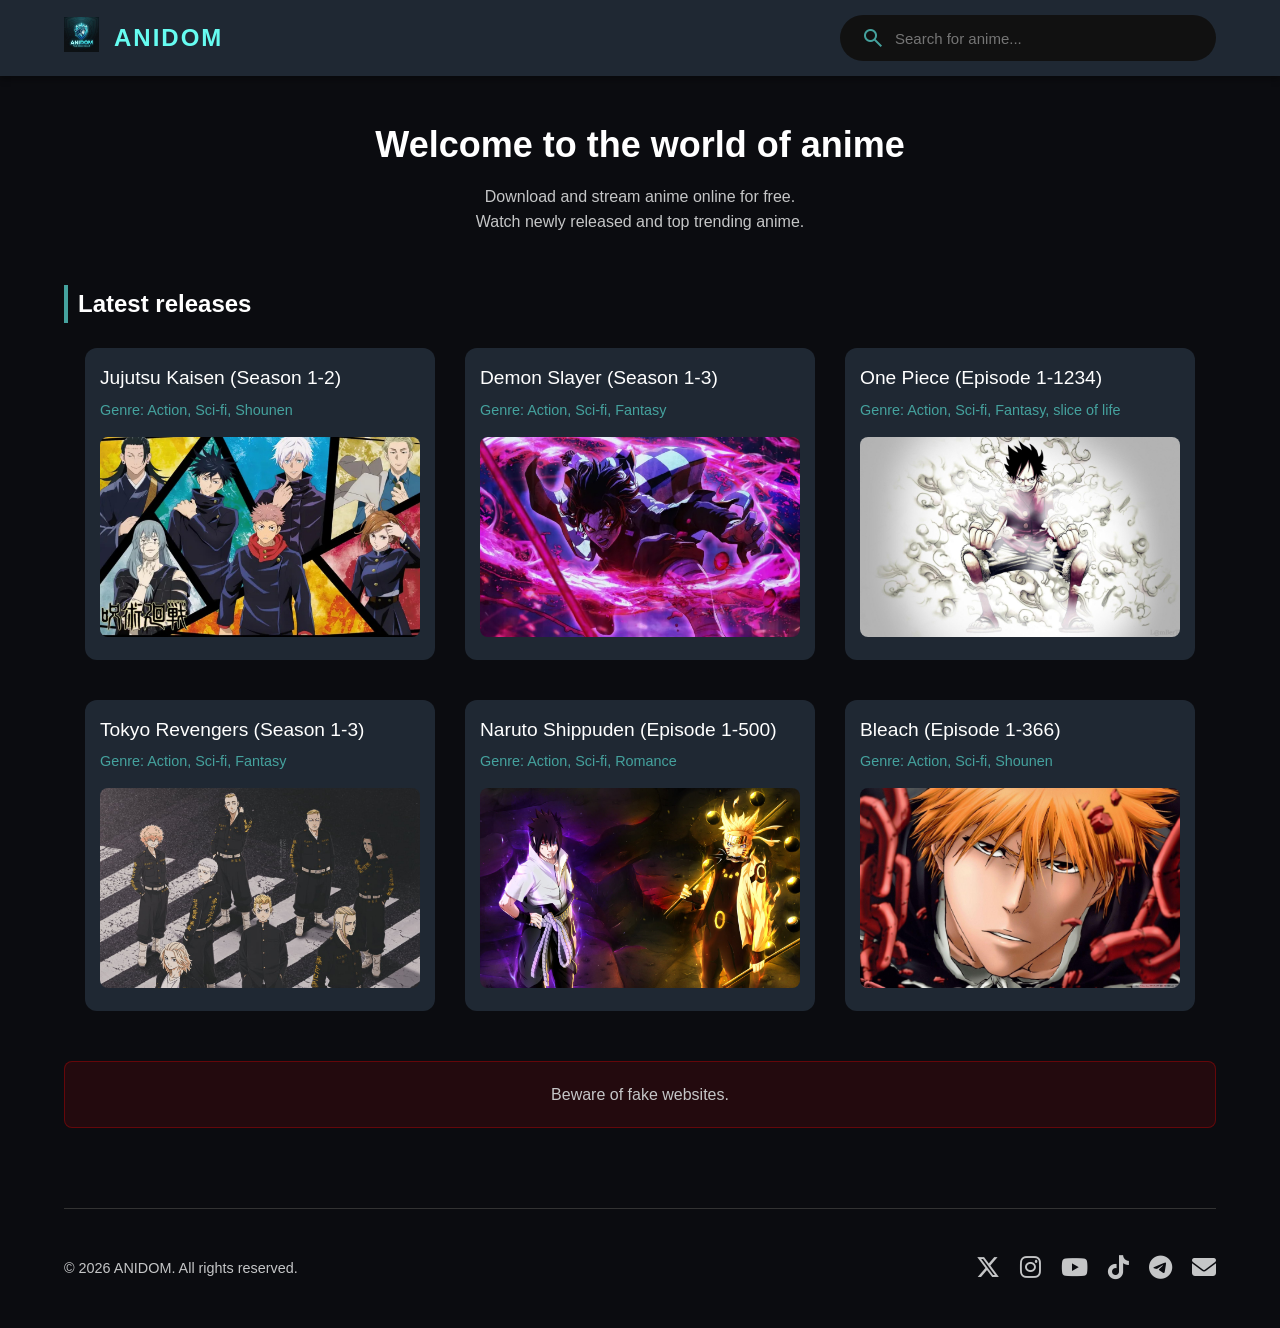
<file: index.html>
<!DOCTYPE html>
<html lang="en">
<head>
    <meta charset="UTF-8">
    <meta name="viewport" content="width=device-width, initial-scale=1.0">
    <title>ANIDOM | Stream & Download Anime</title>
    <link rel="stylesheet" href="css/prac.css">
    <link rel="stylesheet" href="https://fonts.googleapis.com/css2?family=Material+Symbols+Outlined:opsz,wght,FILL,GRAD@24,400,0,0" />
    <link rel="stylesheet" href="https://cdnjs.cloudflare.com/ajax/libs/font-awesome/6.5.1/css/all.min.css">
</head>
<body>

    <header class="topnav">
        <a href="index.html">
            <img src="images/logo.png" alt="ANIDOM Logo" height="35px" width="35px">
        </a>
        <h1 class="animekisa">ANIDOM</h1>
        
        <form action="#" method="GET">
            <div class="search">
                <span class="search-icon material-symbols-outlined">search</span>
                <input class="search-input" type="search" placeholder="Search for anime..." aria-label="Search">
            </div>
        </form>
        
    </header>

    <main>
        <section class="hero body">
            <h2>Welcome to the world of anime</h2>
            <p>Download and stream anime online for free.</p>
            <p>Watch newly released and top trending anime.</p>
        </section>

        <section class="releases">
            <h2>Latest releases</h2>
            
            <div class="anime">
                <article class="jjk">
                    <h3 class="anime-title">Jujutsu Kaisen (Season 1-2)</h3>
                    <p>Genre: Action, Sci-fi, Shounen</p>
                    <a href="pages/jjk.html"><img src="images/jujutsu kai.jpg" alt="Jujutsu Kaisen cover" width="380px"></a>
                </article>
                <article class="demon-s">
                    <h3 class="anime-title">Demon Slayer (Season 1-3)</h3>
                    <p>Genre: Action, Sci-fi, Fantasy</p>
                    <a href="pages/demonslayer.html?id=demon-slayer-kimetsu-no-yaiba"><img src="images/demon s.jpg" ...></a>
                </article>
                <article class="one-piece">
                    <h3 class="anime-title">One Piece (Episode 1-1234)</h3>
                    <p>Genre: Action, Sci-fi, Fantasy, slice of life</p>
                    <a href="pages/onepiece.html"><img src="images/one piece.jpg" alt="One Piece cover" width="380px" height="206px"></a>
                </article>
            </div>
            
            <div class="anime2">
                <article class="tokyo-rev">
                    <h3 class="anime-title">Tokyo Revengers (Season 1-3)</h3>
                    <p>Genre: Action, Sci-fi, Fantasy</p>
                    <a href="pages/tokyo-revengers.html"><img src="images/tokyo revengers.jpg" alt="Tokyo Revengers cover" width="350px" height="206px"></a>
                </article>
                <article class="naruto">
                    <h3 class="anime-title">Naruto Shippuden (Episode 1-500)</h3>
                    <p>Genre: Action, Sci-fi, Romance</p>
                    <a href="pages/naruto.html"><img src="images/naruto.jpg" alt="Naruto Shippuden cover" width="380px"></a>
                </article>
                <article class="bleach">
                    <h3 class="anime-title">Bleach (Episode 1-366)</h3>
                    <p>Genre: Action, Sci-fi, Shounen</p>
                    <a href="pages/bleach.html"><img src="images/bleach.jpg" alt="Bleach cover" width="380px" height="206px"></a>
                </article>
            </div>
        </section>

        <section class="warning">
            <p>Beware of fake websites.</p>
        </section>
    </main>

    <hr>

    <footer class="site-footer">
        <div class="copyright">
            <p>&copy; 2026 ANIDOM. All rights reserved.</p>
        </div>
        
        <div class="social-links">
            <a href="https://www.twitter.com" target="_blank" aria-label="Twitter"><i class="fa-brands fa-x-twitter"></i></a>
            <a href="https://www.instagram.com" target="_blank" aria-label="Instagram"><i class="fa-brands fa-instagram"></i></a>
            <a href="https://www.youtube.com" target="_blank" aria-label="YouTube"><i class="fa-brands fa-youtube"></i></a>
            <a href="https://www.tiktok.com" target="_blank" aria-label="TikTok"><i class="fa-brands fa-tiktok"></i></a>
            <a href="https://www.telegram.org" target="_blank" aria-label="Telegram"><i class="fa-brands fa-telegram"></i></a>
            <a href="mailto:chiagoziemike14@gmail.com" target="_blank" aria-label="Email"><i class="fa-solid fa-envelope"></i></a>
        </div>
    </footer>

</body>
</html>
</file>
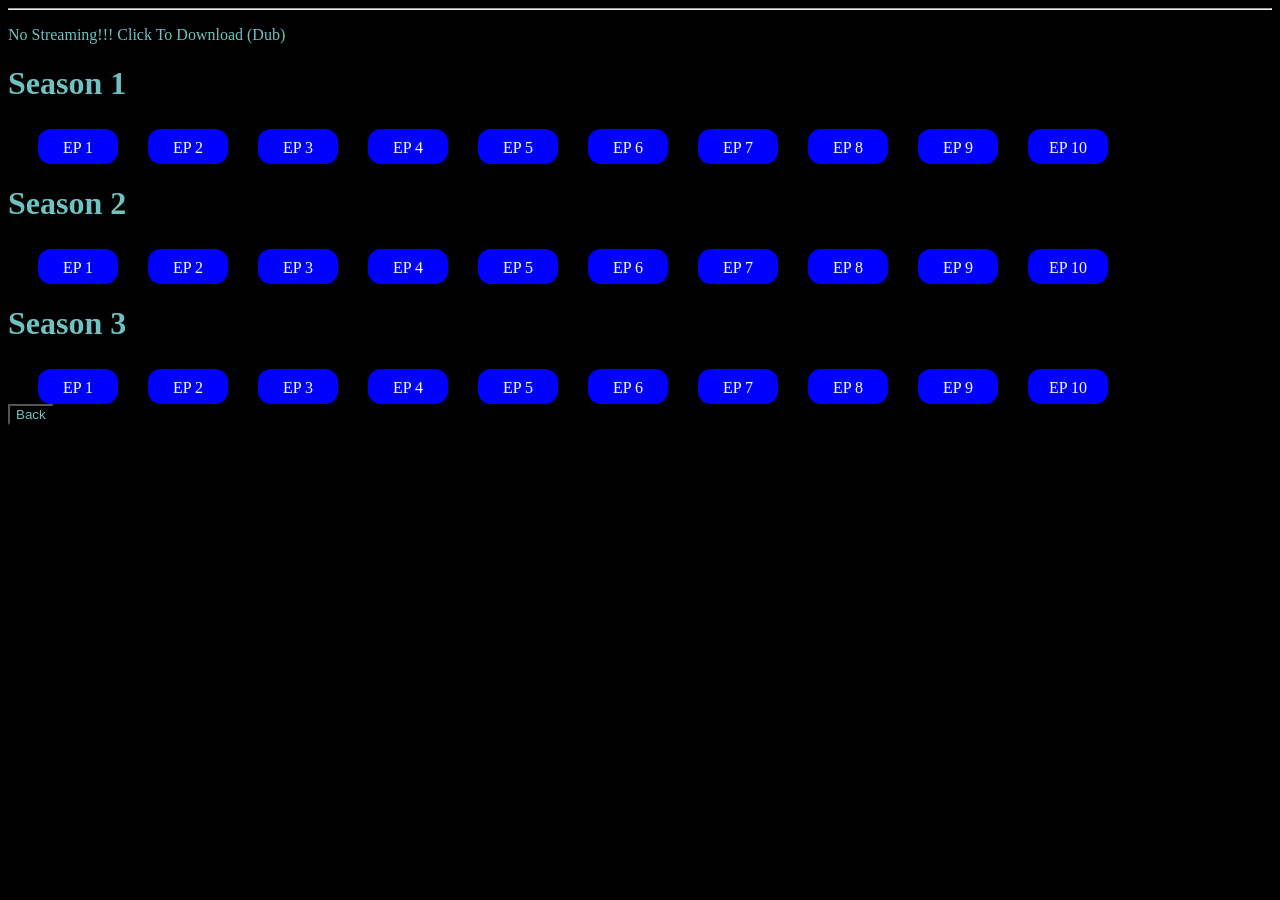
<file: demonslayer.html>
<!DOCTYPE html>
<html lang="en">
<head>
    <meta charset="UTF-8">
    <meta name="viewport" content="width=device-width, initial-scale=1.0">
    <title>Document</title>
    <link rel="stylesheet" href="demonslayer.css">
</head>
<body>
    <hr>
    <div class="s1">
        <p>No Streaming!!!   Click To Download (Dub)</p>
    <h1>Season 1</h1>
    <div class="episodes-of-s1">
   <a class="ep1" href="https://s3taku.com/download?id=MTQ1NjA0&title=Jujutsu+Kaisen+%28TV%29+Episode+1" target="_blank"> EP 1</a>
    <a class="ep2" href="https://s3taku.com/download?id=MTQ1NjA0&title=Jujutsu+Kaisen+%28TV%29+Episode+1" target="_blank"> EP 2</a>
   <a class="ep3" href="https://s3taku.com/download?id=MTQ1NjA0&title=Jujutsu+Kaisen+%28TV%29+Episode+1" target="_blank"> EP 3</a>
    <a class="ep4" href="https://s3taku.com/download?id=MTQ1NjA0&title=Jujutsu+Kaisen+%28TV%29+Episode+1" target="_blank"> EP 4</a>
    <a class="ep5" href="https://s3taku.com/download?id=MTQ1NjA0&title=Jujutsu+Kaisen+%28TV%29+Episode+1" target="_blank"> EP 5</a>
   <a class="ep6" href="https://s3taku.com/download?id=MTQ1NjA0&title=Jujutsu+Kaisen+%28TV%29+Episode+1" target="_blank"> EP 6</a>
   <a class="ep7" href="https://s3taku.com/download?id=MTQ1NjA0&title=Jujutsu+Kaisen+%28TV%29+Episode+1" target="_blank"> EP 7</a>
   <a class="ep8" href="https://s3taku.com/download?id=MTQ1NjA0&title=Jujutsu+Kaisen+%28TV%29+Episode+1" target="_blank"> EP 8</a>
   <a class="ep9" href="https://s3taku.com/download?id=MTQ1NjA0&title=Jujutsu+Kaisen+%28TV%29+Episode+1" target="_blank"> EP 9</a>
   <a class="ep10" href="https://s3taku.com/download?id=MTQ1NjA0&title=Jujutsu+Kaisen+%28TV%29+Episode+1" target="_blank"> EP 10</a>
</div>
<h1>Season 2</h1>
    <div class="episodes-of-s1">
   <a class="ep1" href="https://s3taku.com/download?id=MTQ1NjA0&title=Jujutsu+Kaisen+%28TV%29+Episode+1" target="_blank"> EP 1</a>
    <a class="ep2" href="https://s3taku.com/download?id=MTQ1NjA0&title=Jujutsu+Kaisen+%28TV%29+Episode+1" target="_blank"> EP 2</a>
   <a class="ep3" href="https://s3taku.com/download?id=MTQ1NjA0&title=Jujutsu+Kaisen+%28TV%29+Episode+1" target="_blank"> EP 3</a>
    <a class="ep4" href="https://s3taku.com/download?id=MTQ1NjA0&title=Jujutsu+Kaisen+%28TV%29+Episode+1" target="_blank"> EP 4</a>
    <a class="ep5" href="https://s3taku.com/download?id=MTQ1NjA0&title=Jujutsu+Kaisen+%28TV%29+Episode+1" target="_blank"> EP 5</a>
   <a class="ep6" href="https://s3taku.com/download?id=MTQ1NjA0&title=Jujutsu+Kaisen+%28TV%29+Episode+1" target="_blank"> EP 6</a>
   <a class="ep7" href="https://s3taku.com/download?id=MTQ1NjA0&title=Jujutsu+Kaisen+%28TV%29+Episode+1" target="_blank"> EP 7</a>
   <a class="ep8" href="https://s3taku.com/download?id=MTQ1NjA0&title=Jujutsu+Kaisen+%28TV%29+Episode+1" target="_blank"> EP 8</a>
   <a class="ep9" href="https://s3taku.com/download?id=MTQ1NjA0&title=Jujutsu+Kaisen+%28TV%29+Episode+1" target="_blank"> EP 9</a>
   <a class="ep10" href="https://s3taku.com/download?id=MTQ1NjA0&title=Jujutsu+Kaisen+%28TV%29+Episode+1" target="_blank"> EP 10</a>
</div>
<h1>Season 3</h1>
    <div class="episodes-of-s1">
   <a class="ep1" href="https://s3taku.com/download?id=MTQ1NjA0&title=Jujutsu+Kaisen+%28TV%29+Episode+1" target="_blank"> EP 1</a>
    <a class="ep2" href="https://s3taku.com/download?id=MTQ1NjA0&title=Jujutsu+Kaisen+%28TV%29+Episode+1" target="_blank"> EP 2</a>
   <a class="ep3" href="https://s3taku.com/download?id=MTQ1NjA0&title=Jujutsu+Kaisen+%28TV%29+Episode+1" target="_blank"> EP 3</a>
    <a class="ep4" href="https://s3taku.com/download?id=MTQ1NjA0&title=Jujutsu+Kaisen+%28TV%29+Episode+1" target="_blank"> EP 4</a>
    <a class="ep5" href="https://s3taku.com/download?id=MTQ1NjA0&title=Jujutsu+Kaisen+%28TV%29+Episode+1" target="_blank"> EP 5</a>
   <a class="ep6" href="https://s3taku.com/download?id=MTQ1NjA0&title=Jujutsu+Kaisen+%28TV%29+Episode+1" target="_blank"> EP 6</a>
   <a class="ep7" href="https://s3taku.com/download?id=MTQ1NjA0&title=Jujutsu+Kaisen+%28TV%29+Episode+1" target="_blank"> EP 7</a>
   <a class="ep8" href="https://s3taku.com/download?id=MTQ1NjA0&title=Jujutsu+Kaisen+%28TV%29+Episode+1" target="_blank"> EP 8</a>
   <a class="ep9" href="https://s3taku.com/download?id=MTQ1NjA0&title=Jujutsu+Kaisen+%28TV%29+Episode+1" target="_blank"> EP 9</a>
   <a class="ep10" href="https://s3taku.com/download?id=MTQ1NjA0&title=Jujutsu+Kaisen+%28TV%29+Episode+1" target="_blank"> EP 10</a>
</div>
</div>
<button><a href="prac.html">Back</a></button>
</body>
</html>
</file>
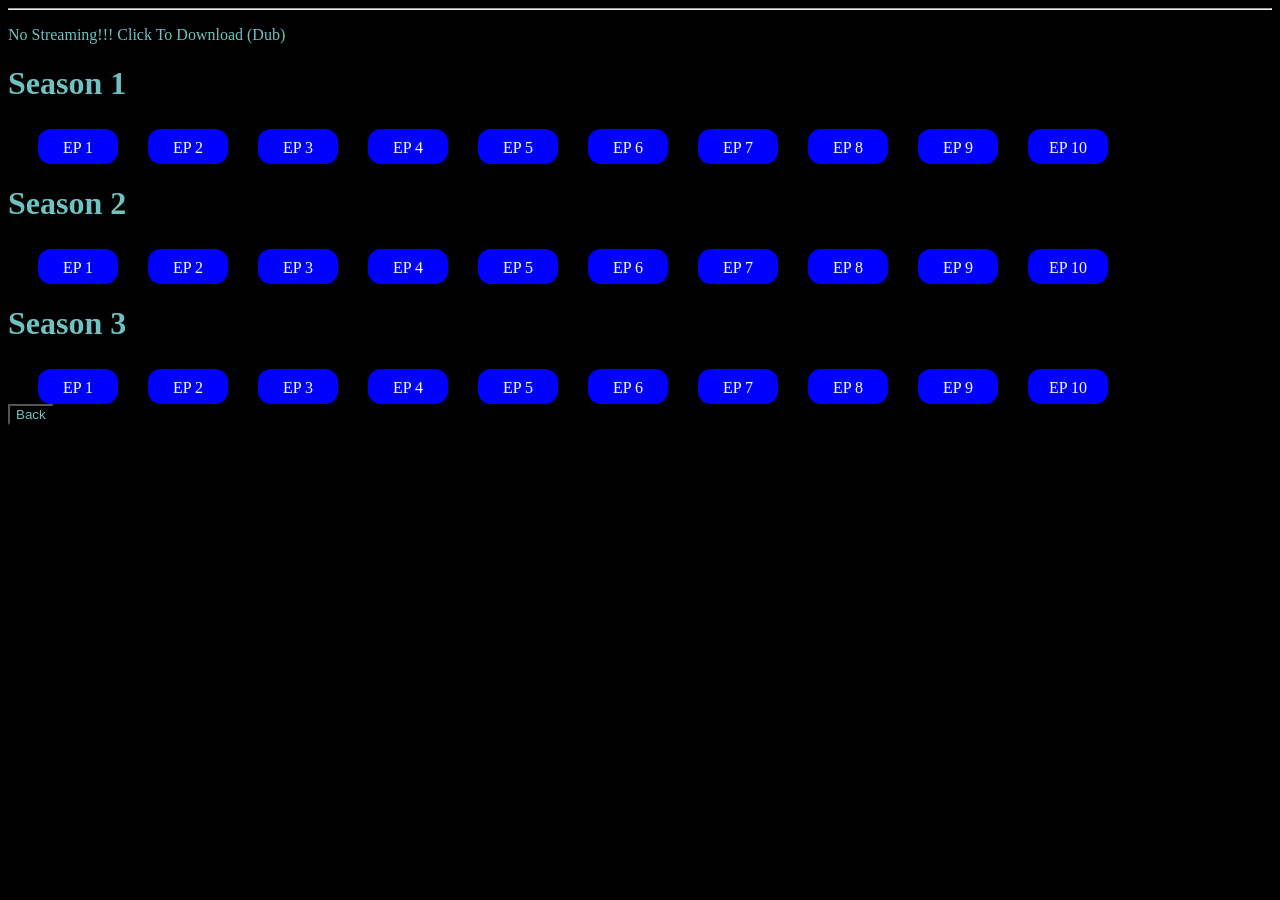
<file: jjk.html>
<!DOCTYPE html>
<html lang="en">
<head>
    <meta charset="UTF-8">
    <meta name="viewport" content="width=device-width, initial-scale=1.0">
    <title>Document</title>
    <link rel="stylesheet" href="jjk.css">
</head>
<body>
    <hr>
    <div class="s1">
        <p>No Streaming!!!   Click To Download (Dub)</p>
    <h1>Season 1</h1>
    <div class="episodes-of-s1">
   <a class="ep1" href="https://s3taku.com/download?id=MTQ1NjA0&title=Jujutsu+Kaisen+%28TV%29+Episode+1" target="_blank"> EP 1</a>
    <a class="ep2" href="https://s3taku.com/download?id=MTQ1NjA0&title=Jujutsu+Kaisen+%28TV%29+Episode+1" target="_blank"> EP 2</a>
   <a class="ep3" href="https://s3taku.com/download?id=MTQ1NjA0&title=Jujutsu+Kaisen+%28TV%29+Episode+1" target="_blank"> EP 3</a>
    <a class="ep4" href="https://s3taku.com/download?id=MTQ1NjA0&title=Jujutsu+Kaisen+%28TV%29+Episode+1" target="_blank"> EP 4</a>
    <a class="ep5" href="https://s3taku.com/download?id=MTQ1NjA0&title=Jujutsu+Kaisen+%28TV%29+Episode+1" target="_blank"> EP 5</a>
   <a class="ep6" href="https://s3taku.com/download?id=MTQ1NjA0&title=Jujutsu+Kaisen+%28TV%29+Episode+1" target="_blank"> EP 6</a>
   <a class="ep7" href="https://s3taku.com/download?id=MTQ1NjA0&title=Jujutsu+Kaisen+%28TV%29+Episode+1" target="_blank"> EP 7</a>
   <a class="ep8" href="https://s3taku.com/download?id=MTQ1NjA0&title=Jujutsu+Kaisen+%28TV%29+Episode+1" target="_blank"> EP 8</a>
   <a class="ep9" href="https://s3taku.com/download?id=MTQ1NjA0&title=Jujutsu+Kaisen+%28TV%29+Episode+1" target="_blank"> EP 9</a>
   <a class="ep10" href="https://s3taku.com/download?id=MTQ1NjA0&title=Jujutsu+Kaisen+%28TV%29+Episode+1" target="_blank"> EP 10</a>
</div>
<h1>Season 2</h1>
    <div class="episodes-of-s1">
   <a class="ep1" href="https://s3taku.com/download?id=MTQ1NjA0&title=Jujutsu+Kaisen+%28TV%29+Episode+1" target="_blank"> EP 1</a>
    <a class="ep2" href="https://s3taku.com/download?id=MTQ1NjA0&title=Jujutsu+Kaisen+%28TV%29+Episode+1" target="_blank"> EP 2</a>
   <a class="ep3" href="https://s3taku.com/download?id=MTQ1NjA0&title=Jujutsu+Kaisen+%28TV%29+Episode+1" target="_blank"> EP 3</a>
    <a class="ep4" href="https://s3taku.com/download?id=MTQ1NjA0&title=Jujutsu+Kaisen+%28TV%29+Episode+1" target="_blank"> EP 4</a>
    <a class="ep5" href="https://s3taku.com/download?id=MTQ1NjA0&title=Jujutsu+Kaisen+%28TV%29+Episode+1" target="_blank"> EP 5</a>
   <a class="ep6" href="https://s3taku.com/download?id=MTQ1NjA0&title=Jujutsu+Kaisen+%28TV%29+Episode+1" target="_blank"> EP 6</a>
   <a class="ep7" href="https://s3taku.com/download?id=MTQ1NjA0&title=Jujutsu+Kaisen+%28TV%29+Episode+1" target="_blank"> EP 7</a>
   <a class="ep8" href="https://s3taku.com/download?id=MTQ1NjA0&title=Jujutsu+Kaisen+%28TV%29+Episode+1" target="_blank"> EP 8</a>
   <a class="ep9" href="https://s3taku.com/download?id=MTQ1NjA0&title=Jujutsu+Kaisen+%28TV%29+Episode+1" target="_blank"> EP 9</a>
   <a class="ep10" href="https://s3taku.com/download?id=MTQ1NjA0&title=Jujutsu+Kaisen+%28TV%29+Episode+1" target="_blank"> EP 10</a>
</div>
<h1>Season 3</h1>
    <div class="episodes-of-s1">
   <a class="ep1" href="https://s3taku.com/download?id=MTQ1NjA0&title=Jujutsu+Kaisen+%28TV%29+Episode+1" target="_blank"> EP 1</a>
    <a class="ep2" href="https://s3taku.com/download?id=MTQ1NjA0&title=Jujutsu+Kaisen+%28TV%29+Episode+1" target="_blank"> EP 2</a>
   <a class="ep3" href="https://s3taku.com/download?id=MTQ1NjA0&title=Jujutsu+Kaisen+%28TV%29+Episode+1" target="_blank"> EP 3</a>
    <a class="ep4" href="https://s3taku.com/download?id=MTQ1NjA0&title=Jujutsu+Kaisen+%28TV%29+Episode+1" target="_blank"> EP 4</a>
    <a class="ep5" href="https://s3taku.com/download?id=MTQ1NjA0&title=Jujutsu+Kaisen+%28TV%29+Episode+1" target="_blank"> EP 5</a>
   <a class="ep6" href="https://s3taku.com/download?id=MTQ1NjA0&title=Jujutsu+Kaisen+%28TV%29+Episode+1" target="_blank"> EP 6</a>
   <a class="ep7" href="https://s3taku.com/download?id=MTQ1NjA0&title=Jujutsu+Kaisen+%28TV%29+Episode+1" target="_blank"> EP 7</a>
   <a class="ep8" href="https://s3taku.com/download?id=MTQ1NjA0&title=Jujutsu+Kaisen+%28TV%29+Episode+1" target="_blank"> EP 8</a>
   <a class="ep9" href="https://s3taku.com/download?id=MTQ1NjA0&title=Jujutsu+Kaisen+%28TV%29+Episode+1" target="_blank"> EP 9</a>
   <a class="ep10" href="https://s3taku.com/download?id=MTQ1NjA0&title=Jujutsu+Kaisen+%28TV%29+Episode+1" target="_blank"> EP 10</a>
</div>
</div>
<button><a href="prac.html">Back</a></button>
</body>
</html>
</file>
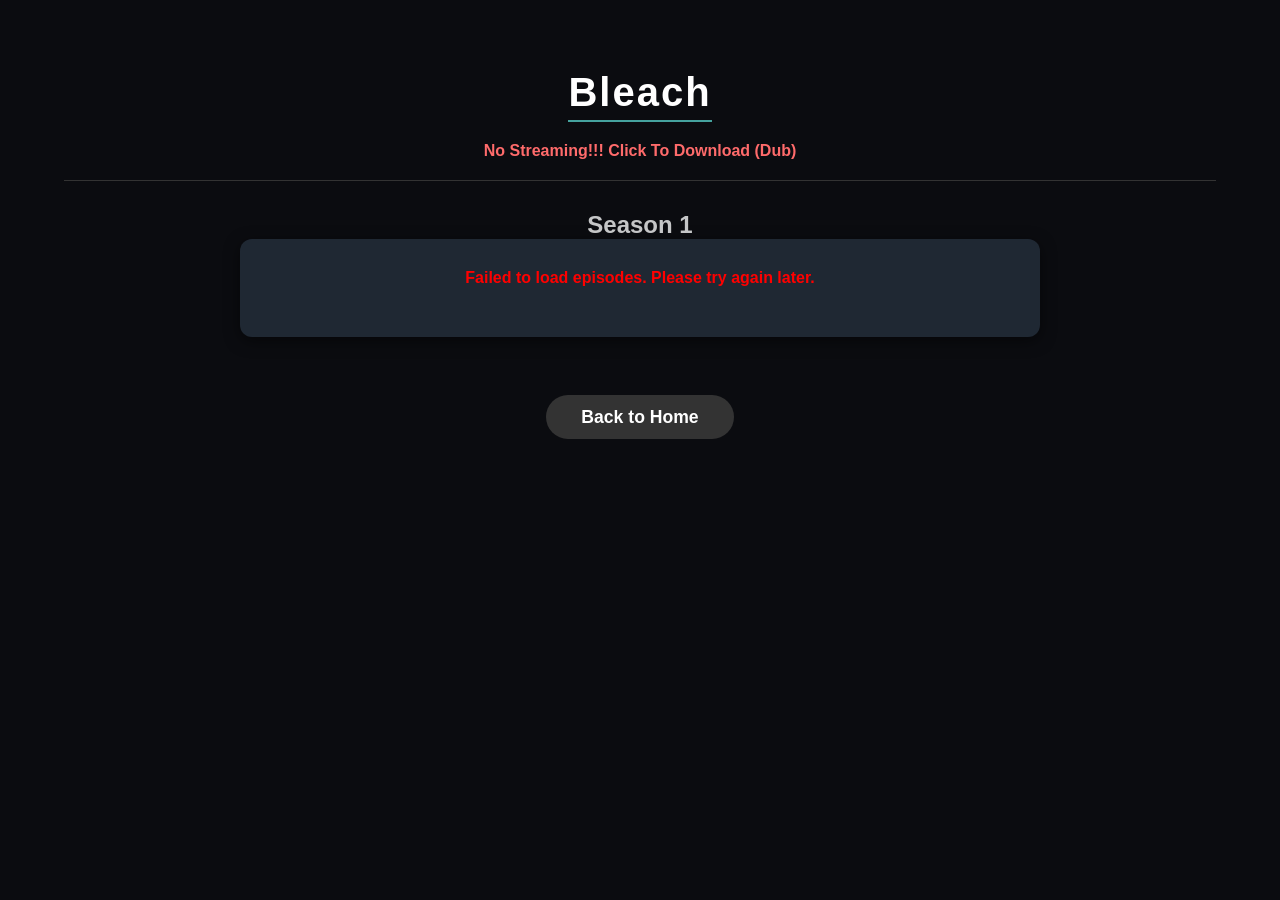
<file: pages/bleach.html>
<!DOCTYPE html>
<html lang="en">
<head>
    <meta charset="UTF-8">
    <meta name="viewport" content="width=device-width, initial-scale=1.0">
    <title>Bleach | ANIDOM</title>
    
    <link rel="stylesheet" href="../css/demonslayer.css">
</head>
<body>
    
    <h1>Bleach</h1>
    <p>No Streaming!!! Click To Download (Dub)</p>
    <hr>

    <div class="s1">
        <h2>Season 1</h2>
        
        <div id="episode-container" class="episodes-of-s1">
            </div>
    </div>
    
    <button><a href="../index.html">Back to Home</a></button>

    <script>
    // This tells script.js to load Demon Slayer instead of JJK
    const currentAnimeId = "demon-slayer-kimetsu-no-yaiba"; 
</script>
<script src="../script.js"></script>
</body>
</html>
</file>
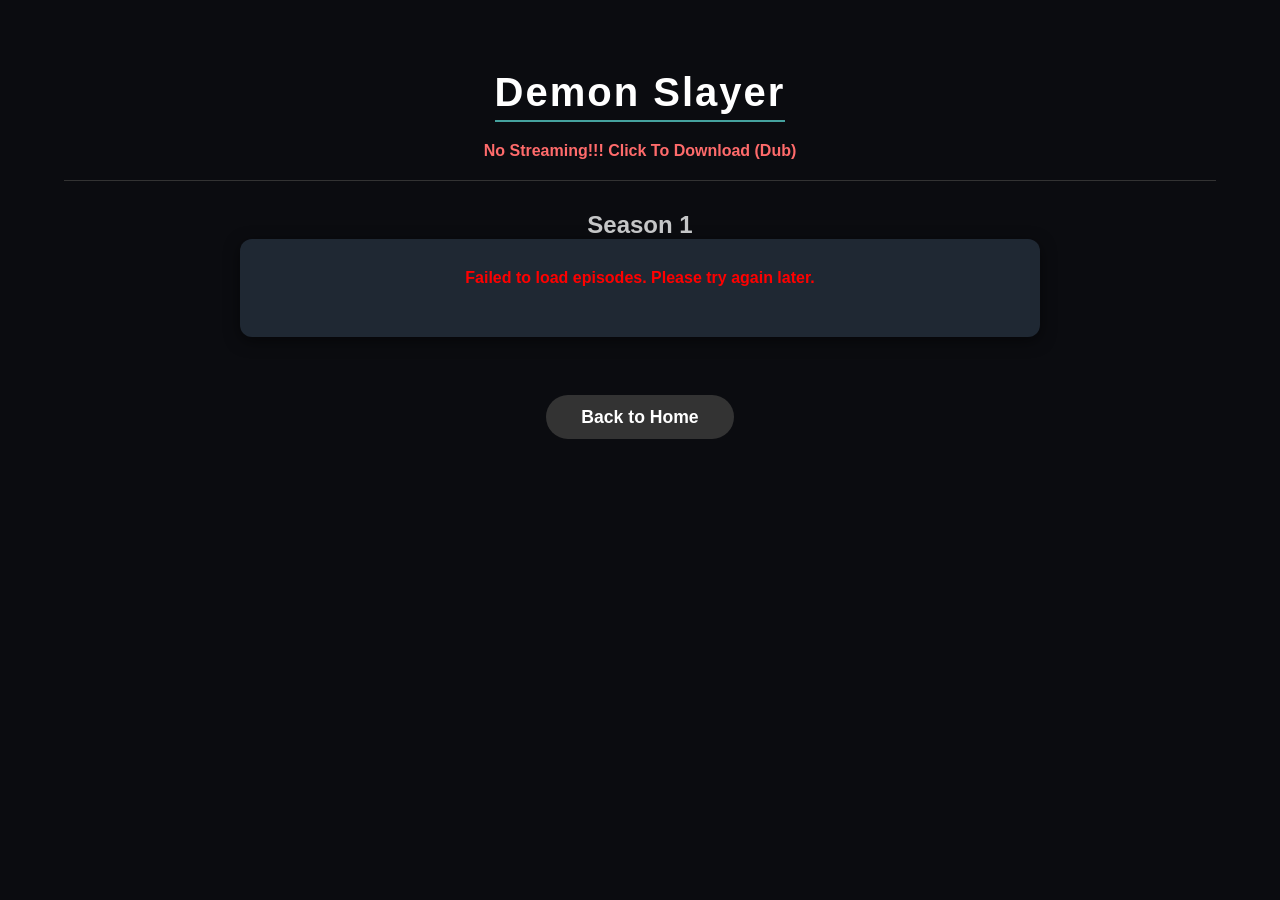
<file: pages/demonslayer.html>
<!DOCTYPE html>
<html lang="en">
<head>
    <meta charset="UTF-8">
    <meta name="viewport" content="width=device-width, initial-scale=1.0">
    <title>Demon slayer | ANIDOM</title>
    
    <link rel="stylesheet" href="../css/demonslayer.css">
</head>
<body>
    
    <h1>Demon Slayer</h1>
    <p>No Streaming!!! Click To Download (Dub)</p>
    <hr>

    <div class="s1">
        <h2>Season 1</h2>
        
        <div id="episode-container" class="episodes-of-s1">
            </div>
    </div>
    
    <button><a href="../index.html">Back to Home</a></button>

    <script>
    // This tells script.js to load Demon Slayer instead of JJK
    const currentAnimeId = "demon-slayer-kimetsu-no-yaiba"; 
</script>
<script src="../script.js"></script>
</body>
</html>
</file>
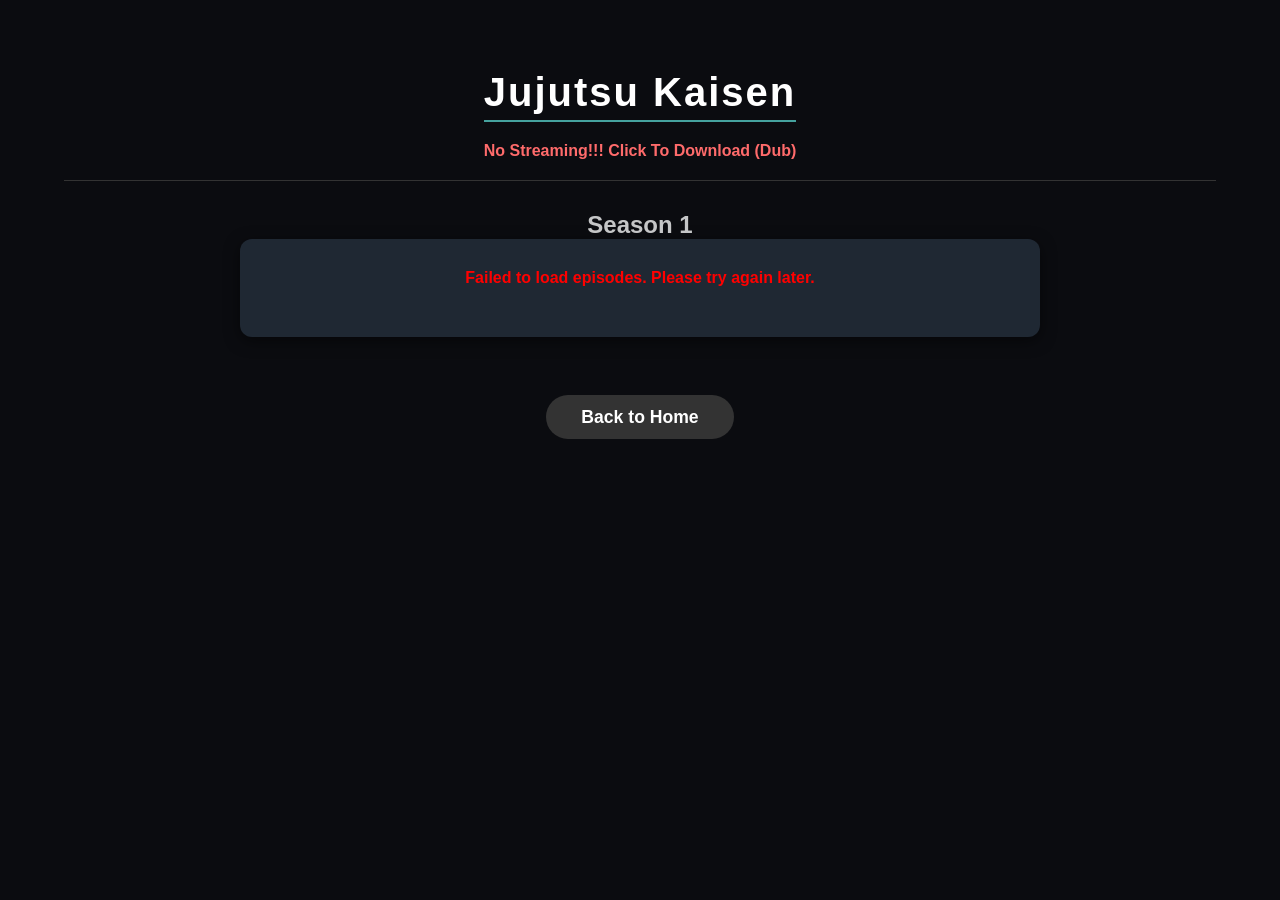
<file: pages/jjk.html>
<!DOCTYPE html>
<html lang="en">
<head>
    <meta charset="UTF-8">
    <meta name="viewport" content="width=device-width, initial-scale=1.0">
    <title>Jujutsu Kaisen | ANIDOM</title>
    
    <link rel="stylesheet" href="../css/jjk.css">
</head>
<body>
    
    <h1>Jujutsu Kaisen</h1>
    <p>No Streaming!!! Click To Download (Dub)</p>
    <hr>

    <div class="s1">
        <h2>Season 1</h2>
        
        <div id="episode-container" class="episodes-of-s1">
            </div>
    </div>
    
    <button><a href="../index.html">Back to Home</a></button>

    <script src="../script.js"></script>
</body>
</html>
</file>
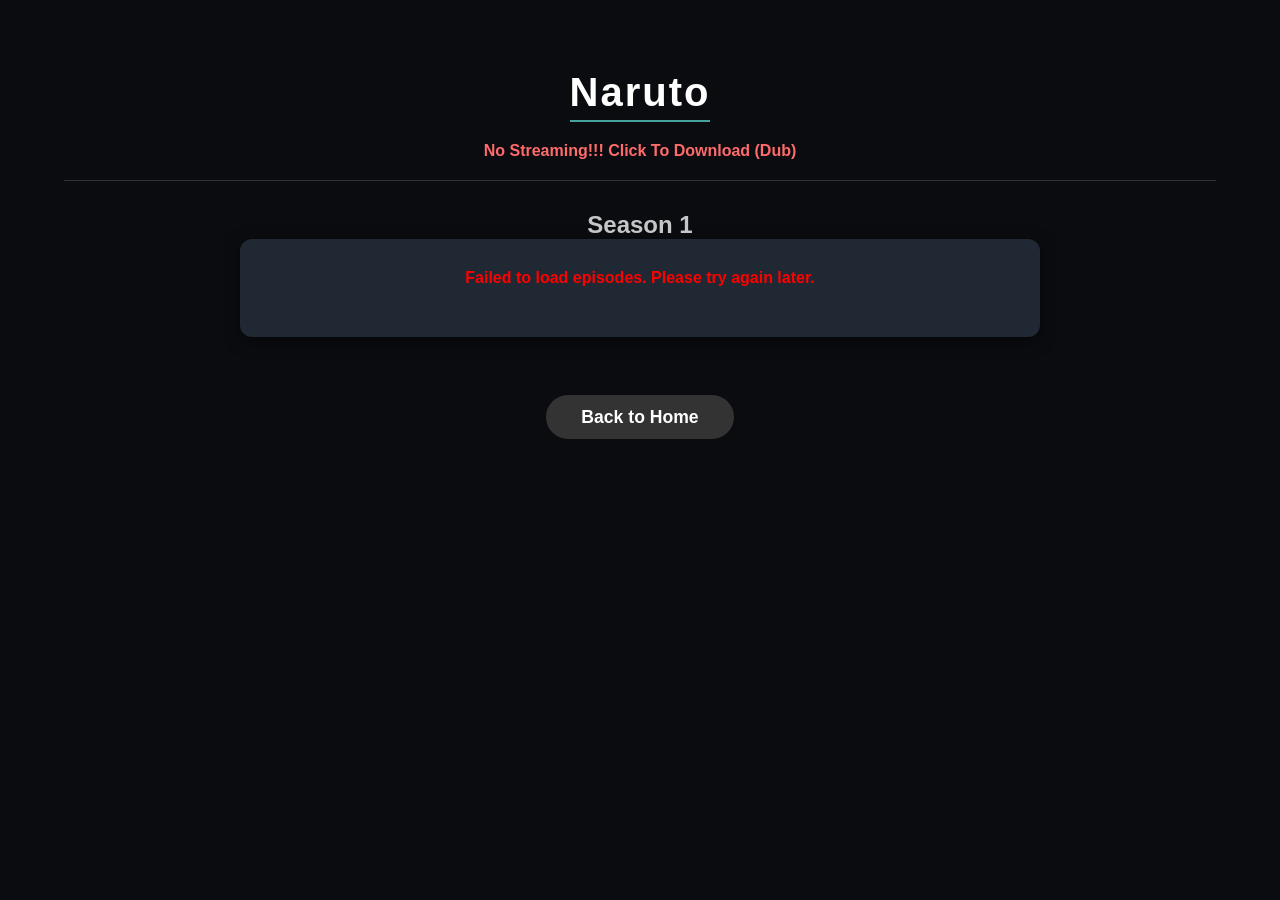
<file: pages/naruto.html>
<!DOCTYPE html>
<html lang="en">
<head>
    <meta charset="UTF-8">
    <meta name="viewport" content="width=device-width, initial-scale=1.0">
    <title>Naruto | ANIDOM</title>
    
    <link rel="stylesheet" href="../css/demonslayer.css">
</head>
<body>
    
    <h1>Naruto</h1>
    <p>No Streaming!!! Click To Download (Dub)</p>
    <hr>

    <div class="s1">
        <h2>Season 1</h2>
        
        <div id="episode-container" class="episodes-of-s1">
            </div>
    </div>
    
    <button><a href="../index.html">Back to Home</a></button>

    <script>
    // This tells script.js to load Demon Slayer instead of JJK
    const currentAnimeId = "demon-slayer-kimetsu-no-yaiba"; 
</script>
<script src="../script.js"></script>
</body>
</html>
</file>
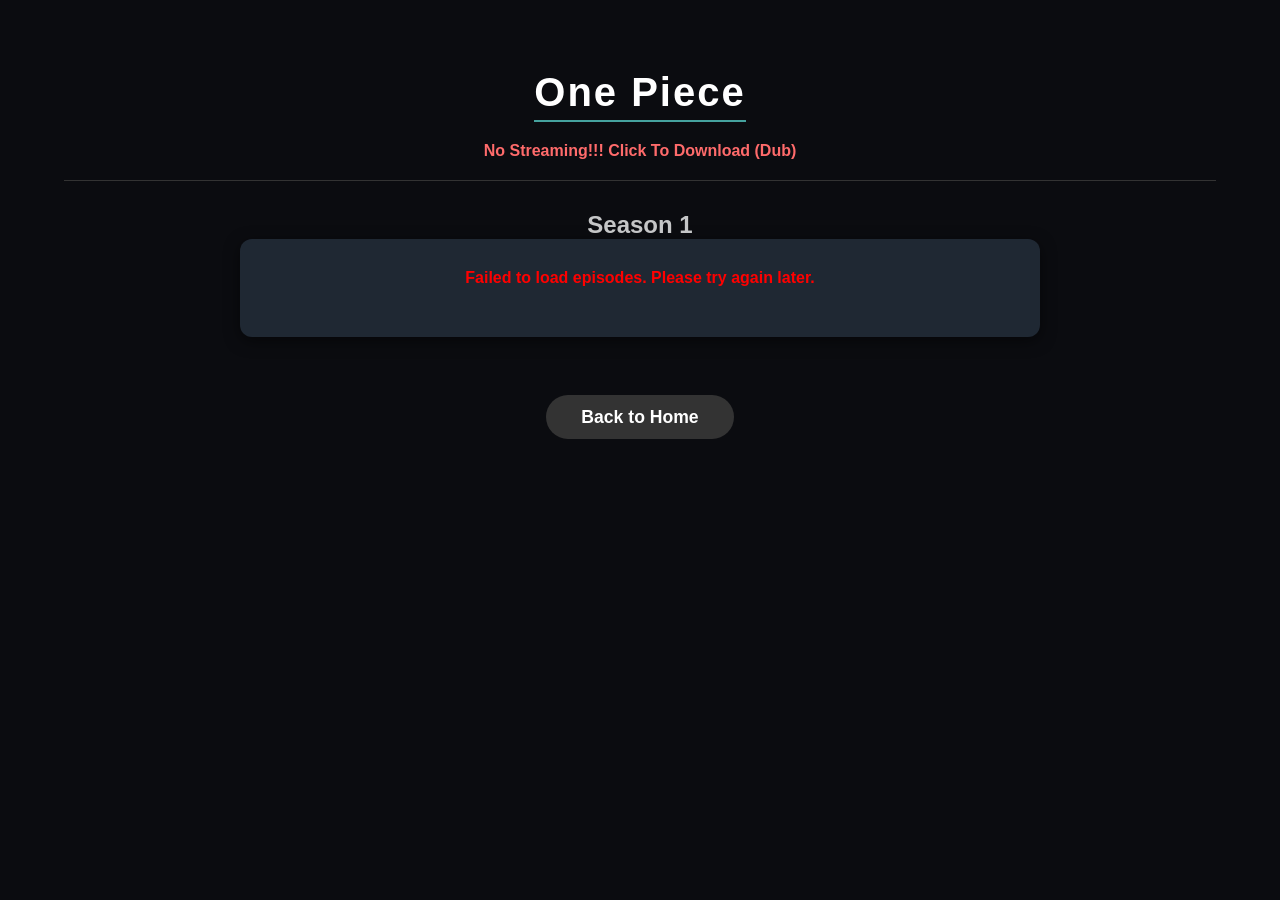
<file: pages/onepiece.html>
<!DOCTYPE html>
<html lang="en">
<head>
    <meta charset="UTF-8">
    <meta name="viewport" content="width=device-width, initial-scale=1.0">
    <title>One Piece | ANIDOM</title>
    
    <link rel="stylesheet" href="../css/demonslayer.css">
</head>
<body>
    
    <h1>One Piece</h1>
    <p>No Streaming!!! Click To Download (Dub)</p>
    <hr>

    <div class="s1">
        <h2>Season 1</h2>
        
        <div id="episode-container" class="episodes-of-s1">
            </div>
    </div>
    
    <button><a href="../index.html">Back to Home</a></button>

    <script>
    // This tells script.js to load Demon Slayer instead of JJK
    const currentAnimeId = "demon-slayer-kimetsu-no-yaiba"; 
</script>
<script src="../script.js"></script>
</body>
</html>
</file>
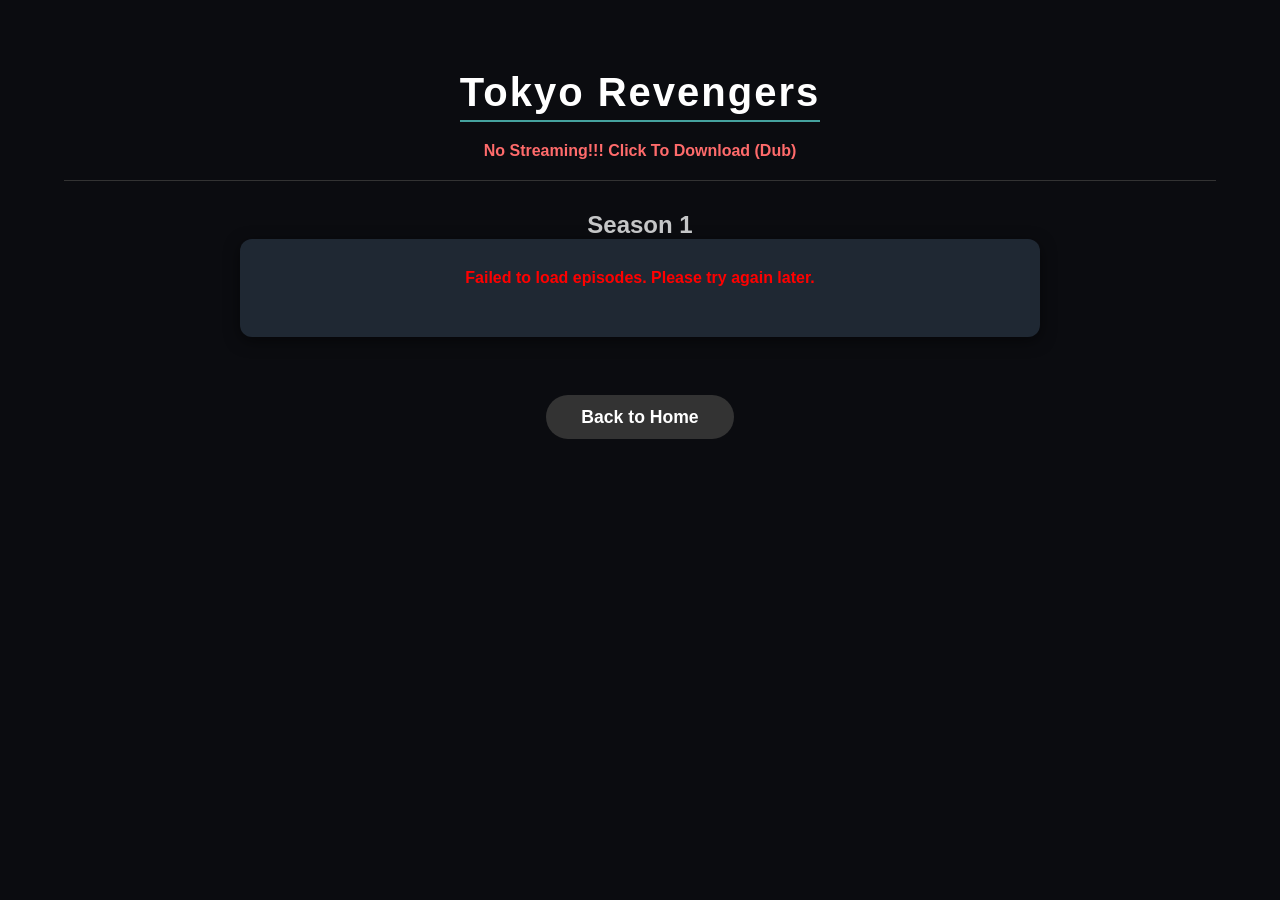
<file: pages/tokyo-revengers.html>
<!DOCTYPE html>
<html lang="en">
<head>
    <meta charset="UTF-8">
    <meta name="viewport" content="width=device-width, initial-scale=1.0">
    <title>Tokyo Revengers | ANIDOM</title>
    
    <link rel="stylesheet" href="../css/demonslayer.css">
</head>
<body>
    
    <h1>Tokyo Revengers</h1>
    <p>No Streaming!!! Click To Download (Dub)</p>
    <hr>

    <div class="s1">
        <h2>Season 1</h2>
        
        <div id="episode-container" class="episodes-of-s1">
            </div>
    </div>
    
    <button><a href="../index.html">Back to Home</a></button>

    <script>
    // This tells script.js to load Demon Slayer instead of JJK
    const currentAnimeId = "demon-slayer-kimetsu-no-yaiba"; 
</script>
<script src="../script.js"></script>
</body>
</html>
</file>
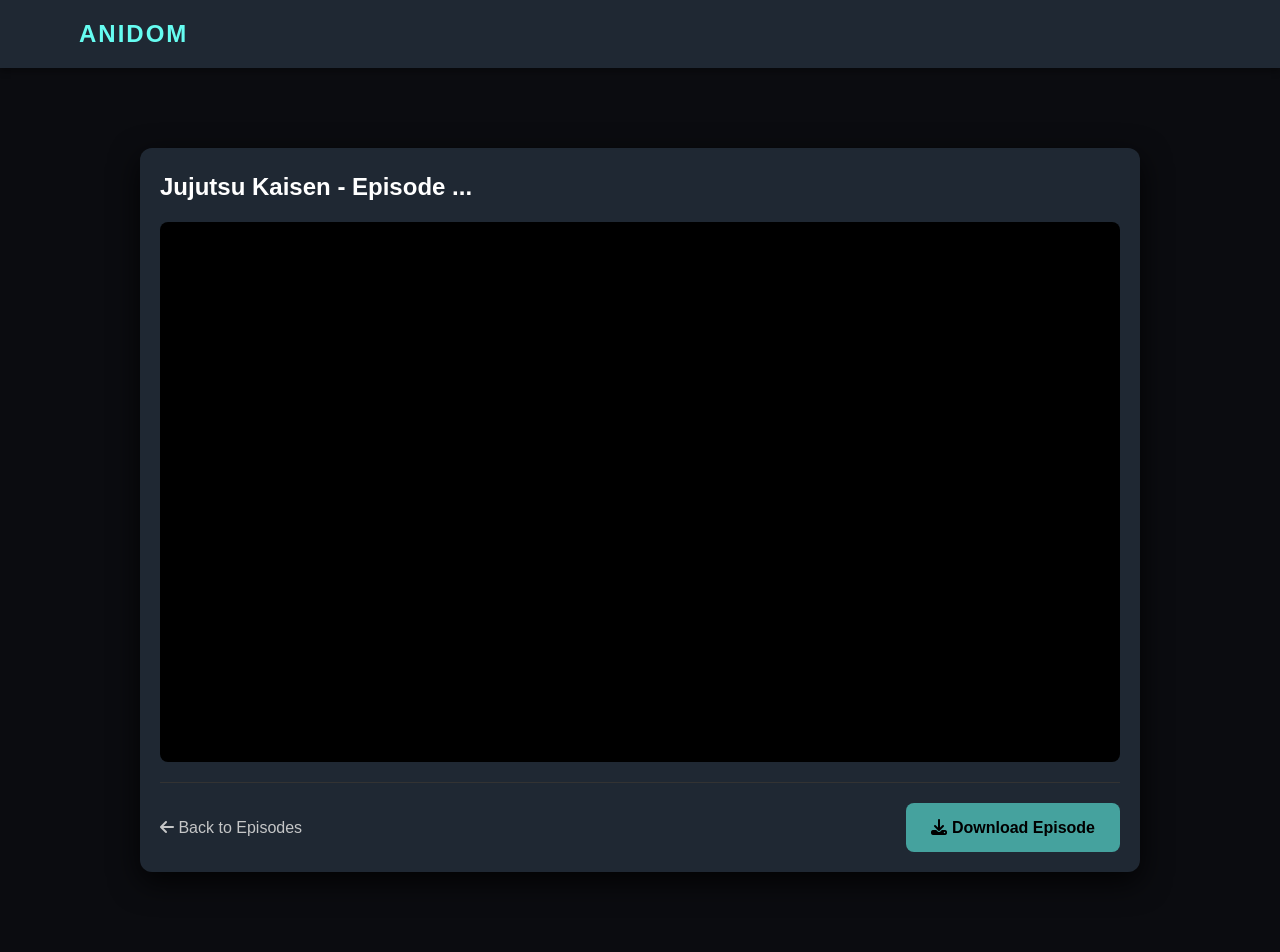
<file: pages/watch.html>
<!DOCTYPE html>
<html lang="en">
<head>
    <meta charset="UTF-8">
    <meta name="viewport" content="width=device-width, initial-scale=1.0">
    <title>Watch Jujutsu Kaisen | ANIDOM</title>
    <link rel="stylesheet" href="../css/prac.css">
    <link rel="stylesheet" href="https://cdnjs.cloudflare.com/ajax/libs/font-awesome/6.5.1/css/all.min.css">
    
    <style>
        .player-section {
            max-width: 1000px;
            margin: 40px auto;
            background-color: var(--surface-color);
            padding: 20px;
            border-radius: 12px;
            box-shadow: 0 10px 30px rgba(0,0,0,0.8);
        }

        .video-wrapper {
            position: relative;
            padding-bottom: 56.25%; /* 16:9 Aspect Ratio */
            height: 0;
            overflow: hidden;
            border-radius: 8px;
            background-color: #000;
        }

        /* The IFrame is the magic window to the other server */
        .video-wrapper iframe {
            position: absolute;
            top: 0;
            left: 0;
            width: 100%;
            height: 100%;
            border: none;
        }

        .player-controls {
            display: flex;
            justify-content: space-between;
            align-items: center;
            margin-top: 20px;
            padding-top: 20px;
            border-top: 1px solid #333;
        }

        .download-btn {
            background-color: var(--accent-color);
            color: #000;
            padding: 12px 25px;
            border-radius: 8px;
            text-decoration: none;
            font-weight: bold;
            transition: 0.3s;
        }

        .download-btn:hover {
            background-color: var(--accent-hover);
            box-shadow: 0 0 15px var(--accent-hover);
        }
    </style>
</head>
<body>

    <header class="topnav">
        <a href="../index.html" style="text-decoration: none;"><h1 class="animekisa">ANIDOM</h1></a>
    </header>

    <main>
        <section class="player-section">
            <h2 id="episode-title" style="color: white; margin-bottom: 15px;">Jujutsu Kaisen - Episode ...</h2>
            
            <div class="video-wrapper">
                <iframe id="anime-player" src="https://www.youtube.com/embed/dQw4w9WgXcQ?autoplay=0" allowfullscreen></iframe>
            </div>

            <div class="player-controls">
                <a href="jjk.html" style="color: var(--text-main); text-decoration: none;">
                    <i class="fa-solid fa-arrow-left"></i> Back to Episodes
                </a>
                
                <a href="#" class="download-btn">
                    <i class="fa-solid fa-download"></i> Download Episode
                </a>
            </div>
        </section>
    </main>

    <script src="../watch.js"></script>
</body>
</html>
</file>
<file: css/prac.css>
/* =========================================
   VARIABLES & BASE SETUP
   ========================================= */
:root {
    --bg-color: #0b0c10;       /* Deep dark background */
    --surface-color: #1f2833;  /* Slightly lighter for cards/bars */
    --accent-color: #45a29e;   /* Modern cyan/teal accent */
    --accent-hover: #66fcf1;   /* Bright cyan for hovers */
    --text-main: #c5c6c7;      /* Soft white/gray for readability */
    --text-light: #ffffff;     /* Pure white for headings */
}

* {
    margin: 0;
    padding: 0;
    box-sizing: border-box;
}

body {
    background-color: var(--bg-color);
    color: var(--text-main);
    font-family: 'Segoe UI', Roboto, Helvetica, Arial, sans-serif;
    line-height: 1.6;
}

/* =========================================
   HEADER & NAVIGATION
   ========================================= */
.topnav {
    display: flex;
    align-items: center;
    justify-content: space-between;
    background-color: var(--surface-color);
    padding: 15px 5%;
    box-shadow: 0 4px 6px rgba(0, 0, 0, 0.3);
}

.animekisa {
    color: var(--accent-hover);
    font-size: 24px;
    letter-spacing: 2px;
    margin-right: auto; /* Pushes the search bar to the right */
    margin-left: 15px;
}

/* Search Bar */
.search {
    display: flex;
    align-items: center;
    background: #111;
    padding: 10px 20px;
    border-radius: 30px;
    border: 1px solid transparent;
    transition: 0.3s;
}

.search:focus-within {
    border-color: var(--accent-hover);
    box-shadow: 0 0 10px rgba(102, 252, 241, 0.2);
}

.search-input {
    font-size: 15px;
    color: var(--text-light);
    margin-left: 10px;
    outline: none;
    border: none;
    background: transparent;
    width: 300px;
}

.search-icon {
    color: var(--accent-color);
}

/* Nav Links */
nav {
    display: flex;
    align-items: center;
    gap: 20px;
    margin-left: 40px;
}

nav a {
    text-decoration: none;
    color: var(--text-main);
    font-weight: 500;
    transition: color 0.3s;
}

nav a:hover {
    color: var(--accent-hover);
}

.top-link3 {
    background-color: var(--accent-color);
    color: #000;
    padding: 8px 20px;
    border-radius: 20px;
    font-weight: bold;
    transition: 0.3s;
}

.top-link3:hover {
    background-color: var(--accent-hover);
    color: #000;
    box-shadow: 0 0 15px var(--accent-hover);
}

/* =========================================
   MAIN CONTENT & HERO SECTION
   ========================================= */
main {
    padding: 40px 5%;
}

.hero {
    text-align: center;
    margin-bottom: 50px;
}

.hero h2 {
    color: var(--text-light);
    font-size: 36px;
    margin-bottom: 10px;
}

.releases h2 {
    color: var(--text-light);
    border-left: 4px solid var(--accent-color);
    padding-left: 10px;
    margin-bottom: 25px;
}

/* =========================================
   ANIME CARDS (USING FLEXBOX)
   ========================================= */
.anime, .anime2 {
    display: flex;
    flex-wrap: wrap;
    gap: 30px; /* Replaces all those hardcoded margin-lefts! */
    margin-bottom: 40px;
    justify-content: center; /* Centers the grid */
}

/* Targets all the individual anime containers like .jjk, .demon-s */
.anime article, .anime2 article {
    background-color: var(--surface-color);
    padding: 15px;
    border-radius: 12px;
    width: 350px; /* Standardized card width */
    transition: transform 0.3s, box-shadow 0.3s;
}

.anime article:hover, .anime2 article:hover {
    transform: translateY(-8px); /* Lifts the card up smoothly */
    box-shadow: 0 10px 20px rgba(0, 0, 0, 0.5);
    border-bottom: 3px solid var(--accent-hover);
}

.anime-title {
    font-weight: 400;
    color: var(--text-light);
    margin-bottom: 5px;
    font-size: 1.2rem;
}

.anime article p, .anime2 article p {
    font-size: 0.9rem;
    color: var(--accent-color);
    margin-bottom: 15px;
}

/* Make images responsive inside the cards */
.anime article img, .anime2 article img {
    width: 100%;
    height: 200px;
    object-fit: cover; /* Prevents images from stretching weirdly */
    border-radius: 8px;
}

/* =========================================
   FOOTER & WARNING
   ========================================= */
.warning {
    text-align: center;
    margin-top: 50px;
    padding: 20px;
    background-color: rgba(255, 0, 0, 0.1);
    border: 1px solid rgba(255, 0, 0, 0.3);
    border-radius: 8px;
}

.warning a {
    color: var(--accent-hover);
}

hr {
    border: none;
    height: 1px;
    background-color: #333;
    margin: 40px 5%;
}

.site-footer {
    display: flex;
    justify-content: space-between; /* Pushes copyright to left, icons to right */
    align-items: center; /* Centers them vertically */
    padding: 0 5% 40px;
}

.copyright p {
    color: var(--text-main);
    font-size: 0.9rem;
}

.social-links {
    display: flex;
    gap: 20px; /* Spaces the icons apart */
}

/* Styling the Font Awesome icons */
.social-links a {
    color: var(--text-main);
    font-size: 1.5rem; /* Acts just like font-size for text! */
    transition: color 0.3s, transform 0.3s;
    text-decoration: none;
}

.social-links a:hover {
    color: var(--accent-hover); /* Changes color to cyan on hover */
    transform: translateY(-4px); /* Makes the icon "jump" up slightly */
}
</file>
<file: demonslayer.css>
*{
    background-color: black;
    color: rgb(110, 194, 194);
    text-decoration: none;
}

.episodes-of-s1{
    display: flex;
    text-decoration: none;
}
.ep1{
    margin-left: 30px;
    text-decoration: none;
    color: rgb(255, 255, 255);
    padding-top: 15px;
    background-color: blue;
    border-radius: 13px;
    width: 80px;
    height: 25px;
    padding-top: 10px;
    margin-top: 5px;
    text-align: center;
}
.ep2{
    margin-left: 30px;
    text-decoration: none;
    color: rgb(255, 255, 255);
    padding-top: 15px;
    background-color: blue;
    border-radius: 13px;
    width: 80px;
    height: 25px;
    padding-top: 10px;
    margin-top: 5px;
    text-align: center;
}
.ep3{
    margin-left: 30px;
    text-decoration: none;
    color: rgb(255, 255, 255);
    padding-top: 15px;
    background-color: blue;
    border-radius: 13px;
    width: 80px;
    height: 25px;
    padding-top: 10px;
    margin-top: 5px;
    text-align: center;
}
.ep4{
    margin-left: 30px;
    text-decoration: none;
    color: rgb(255, 255, 255);
    padding-top: 15px;
    background-color: blue;
    border-radius: 13px;
    width: 80px;
    height: 25px;
    padding-top: 10px;
    margin-top: 5px;
    text-align: center;
}
.ep5{
    margin-left: 30px;
    text-decoration: none;
    color: rgb(255, 255, 255);
    padding-top: 15px;
    background-color: blue;
    border-radius: 13px;
    width: 80px;
    height: 25px;
    padding-top: 10px;
    margin-top: 5px;
    text-align: center;
}
.ep6{
    margin-left: 30px;
    text-decoration: none;
    color: rgb(255, 255, 255);
    padding-top: 15px;
    background-color: blue;
    border-radius: 13px;
    width: 80px;
    height: 25px;
    padding-top: 10px;
    margin-top: 5px;
    text-align: center;
}
.ep7{
    margin-left: 30px;
    text-decoration: none;
    color: rgb(255, 255, 255);
    padding-top: 15px;
    background-color: blue;
    border-radius: 13px;
    width: 80px;
    height: 25px;
    padding-top: 10px;
    margin-top: 5px;
    text-align: center;
}
.ep8{
    margin-left: 30px;
    text-decoration: none;
    color: rgb(255, 255, 255);
    padding-top: 15px;
    background-color: blue;
    border-radius: 13px;
    width: 80px;
    height: 25px;
    padding-top: 10px;
    margin-top: 5px;
    text-align: center;
}
.ep9{
    margin-left: 30px;
    text-decoration: none;
    color: rgb(255, 255, 255);
    padding-top: 15px;
    background-color: blue;
    border-radius: 13px;
    width: 80px;
    height: 25px;
    padding-top: 10px;
    margin-top: 5px;
    text-align: center;
}
.ep10{
    margin-left: 30px;
    text-decoration: none;
    color: rgb(255, 255, 255);
    padding-top: 15px;
    background-color: blue;
    border-radius: 13px;
    width: 80px;
    height: 25px;
    padding-top: 10px;
    margin-top: 5px;
    text-align: center;
}
</file>
<file: jjk.css>
*{
    background-color: black;
    color: rgb(110, 194, 194);
    text-decoration: none;
}

.episodes-of-s1{
    display: flex;
    text-decoration: none;
}
.ep1{
    margin-left: 30px;
    text-decoration: none;
    color: rgb(255, 255, 255);
    padding-top: 15px;
    background-color: blue;
    border-radius: 13px;
    width: 80px;
    height: 25px;
    padding-top: 10px;
    margin-top: 5px;
    text-align: center;
}
.ep2{
    margin-left: 30px;
    text-decoration: none;
    color: rgb(255, 255, 255);
    padding-top: 15px;
    background-color: blue;
    border-radius: 13px;
    width: 80px;
    height: 25px;
    padding-top: 10px;
    margin-top: 5px;
    text-align: center;
}
.ep3{
    margin-left: 30px;
    text-decoration: none;
    color: rgb(255, 255, 255);
    padding-top: 15px;
    background-color: blue;
    border-radius: 13px;
    width: 80px;
    height: 25px;
    padding-top: 10px;
    margin-top: 5px;
    text-align: center;
}
.ep4{
    margin-left: 30px;
    text-decoration: none;
    color: rgb(255, 255, 255);
    padding-top: 15px;
    background-color: blue;
    border-radius: 13px;
    width: 80px;
    height: 25px;
    padding-top: 10px;
    margin-top: 5px;
    text-align: center;
}
.ep5{
    margin-left: 30px;
    text-decoration: none;
    color: rgb(255, 255, 255);
    padding-top: 15px;
    background-color: blue;
    border-radius: 13px;
    width: 80px;
    height: 25px;
    padding-top: 10px;
    margin-top: 5px;
    text-align: center;
}
.ep6{
    margin-left: 30px;
    text-decoration: none;
    color: rgb(255, 255, 255);
    padding-top: 15px;
    background-color: blue;
    border-radius: 13px;
    width: 80px;
    height: 25px;
    padding-top: 10px;
    margin-top: 5px;
    text-align: center;
}
.ep7{
    margin-left: 30px;
    text-decoration: none;
    color: rgb(255, 255, 255);
    padding-top: 15px;
    background-color: blue;
    border-radius: 13px;
    width: 80px;
    height: 25px;
    padding-top: 10px;
    margin-top: 5px;
    text-align: center;
}
.ep8{
    margin-left: 30px;
    text-decoration: none;
    color: rgb(255, 255, 255);
    padding-top: 15px;
    background-color: blue;
    border-radius: 13px;
    width: 80px;
    height: 25px;
    padding-top: 10px;
    margin-top: 5px;
    text-align: center;
}
.ep9{
    margin-left: 30px;
    text-decoration: none;
    color: rgb(255, 255, 255);
    padding-top: 15px;
    background-color: blue;
    border-radius: 13px;
    width: 80px;
    height: 25px;
    padding-top: 10px;
    margin-top: 5px;
    text-align: center;
}
.ep10{
    margin-left: 30px;
    text-decoration: none;
    color: rgb(255, 255, 255);
    padding-top: 15px;
    background-color: blue;
    border-radius: 13px;
    width: 80px;
    height: 25px;
    padding-top: 10px;
    margin-top: 5px;
    text-align: center;
}
</file>
<file: css/demonslayer.css>
/* =========================================
   BASE SETUP & VARIABLES (Matches Main Site)
   ========================================= */
:root {
    --bg-color: #0b0c10;
    --surface-color: #1f2833;
    --accent-color: #45a29e;
    --accent-hover: #66fcf1;
    --text-main: #c5c6c7;
    --text-light: #ffffff;
}

* {
    margin: 0;
    padding: 0;
    box-sizing: border-box;
}

body {
    background-color: var(--bg-color);
    color: var(--text-main);
    font-family: 'Segoe UI', Roboto, Helvetica, Arial, sans-serif;
    padding: 40px 5%;
    text-align: center; /* Centers the headings and content */
}

/* =========================================
   PAGE HEADERS & WARNING TEXT
   ========================================= */
h1 {
    color: var(--text-light);
    margin: 30px 0 20px;
    font-size: 2.5rem;
    letter-spacing: 2px;
    display: inline-block;
    border-bottom: 2px solid var(--accent-color);
    padding-bottom: 5px;
}

p {
    color: #ff6b6b; /* Soft red for the "No Streaming!!!" warning */
    font-weight: bold;
    margin-bottom: 20px;
}

hr {
    border: none;
    height: 1px;
    background-color: #333;
    margin-bottom: 30px;
}

/* =========================================
   EPISODE CONTAINER
   ========================================= */
.episodes-of-s1 {
    display: flex;
    flex-wrap: wrap; /* Allows buttons to wrap to the next line if there are too many */
    justify-content: center;
    gap: 15px; /* Spaces the buttons out evenly */
    max-width: 800px;
    margin: 0 auto 50px auto; /* Centers the box on the page */
    padding: 30px;
    background-color: var(--surface-color);
    border-radius: 12px;
    box-shadow: 0 4px 15px rgba(0, 0, 0, 0.5);
}

/* =========================================
   EPISODE BUTTONS 
   ========================================= */
.ep-button {
    text-decoration: none;
    color: #000;
    background-color: var(--accent-color); /* Changed to your teal accent color */
    border-radius: 8px; /* Slightly sharper corners for a modern look */
    width: 90px;
    height: 40px;
    display: inline-flex;
    align-items: center;
    justify-content: center;
    font-weight: bold;
    transition: all 0.3s ease;
}

.ep-button:hover {
    background-color: var(--bg-color);
    color: var(--accent-hover);
    box-shadow: 0 0 12px var(--accent-hover);
    transform: translateY(-3px); /* Makes the button jump up slightly when hovered */
}

/* =========================================
   BACK BUTTON
   ========================================= */
button {
    background: transparent;
    border: none;
    margin-top: 20px;
    margin-bottom: 40px;
}

button a {
    text-decoration: none;
    color: var(--text-light);
    background-color: #333;
    padding: 12px 35px;
    border-radius: 25px;
    font-size: 1.1rem;
    font-weight: bold;
    transition: 0.3s;
}

button a:hover {
    background-color: var(--accent-color);
    color: #000;
    box-shadow: 0 0 15px var(--accent-color);
}
</file>
<file: css/jjk.css>
/* =========================================
   BASE SETUP & VARIABLES (Matches Main Site)
   ========================================= */
:root {
    --bg-color: #0b0c10;
    --surface-color: #1f2833;
    --accent-color: #45a29e;
    --accent-hover: #66fcf1;
    --text-main: #c5c6c7;
    --text-light: #ffffff;
}

* {
    margin: 0;
    padding: 0;
    box-sizing: border-box;
}

body {
    background-color: var(--bg-color);
    color: var(--text-main);
    font-family: 'Segoe UI', Roboto, Helvetica, Arial, sans-serif;
    padding: 40px 5%;
    text-align: center; /* Centers the headings and content */
}

/* =========================================
   PAGE HEADERS & WARNING TEXT
   ========================================= */
h1 {
    color: var(--text-light);
    margin: 30px 0 20px;
    font-size: 2.5rem;
    letter-spacing: 2px;
    display: inline-block;
    border-bottom: 2px solid var(--accent-color);
    padding-bottom: 5px;
}

p {
    color: #ff6b6b; /* Soft red for the "No Streaming!!!" warning */
    font-weight: bold;
    margin-bottom: 20px;
}

hr {
    border: none;
    height: 1px;
    background-color: #333;
    margin-bottom: 30px;
}

/* =========================================
   EPISODE CONTAINER
   ========================================= */
.episodes-of-s1 {
    display: flex;
    flex-wrap: wrap; /* Allows buttons to wrap to the next line if there are too many */
    justify-content: center;
    gap: 15px; /* Spaces the buttons out evenly */
    max-width: 800px;
    margin: 0 auto 50px auto; /* Centers the box on the page */
    padding: 30px;
    background-color: var(--surface-color);
    border-radius: 12px;
    box-shadow: 0 4px 15px rgba(0, 0, 0, 0.5);
}

/* =========================================
   EPISODE BUTTONS 
   ========================================= */
.ep-button {
    text-decoration: none;
    color: #000;
    background-color: var(--accent-color); /* Changed to your teal accent color */
    border-radius: 8px; /* Slightly sharper corners for a modern look */
    width: 90px;
    height: 40px;
    display: inline-flex;
    align-items: center;
    justify-content: center;
    font-weight: bold;
    transition: all 0.3s ease;
}

.ep-button:hover {
    background-color: var(--bg-color);
    color: var(--accent-hover);
    box-shadow: 0 0 12px var(--accent-hover);
    transform: translateY(-3px); /* Makes the button jump up slightly when hovered */
}

/* =========================================
   BACK BUTTON
   ========================================= */
button {
    background: transparent;
    border: none;
    margin-top: 20px;
    margin-bottom: 40px;
}

button a {
    text-decoration: none;
    color: var(--text-light);
    background-color: #333;
    padding: 12px 35px;
    border-radius: 25px;
    font-size: 1.1rem;
    font-weight: bold;
    transition: 0.3s;
}

button a:hover {
    background-color: var(--accent-color);
    color: #000;
    box-shadow: 0 0 15px var(--accent-color);
}
</file>
